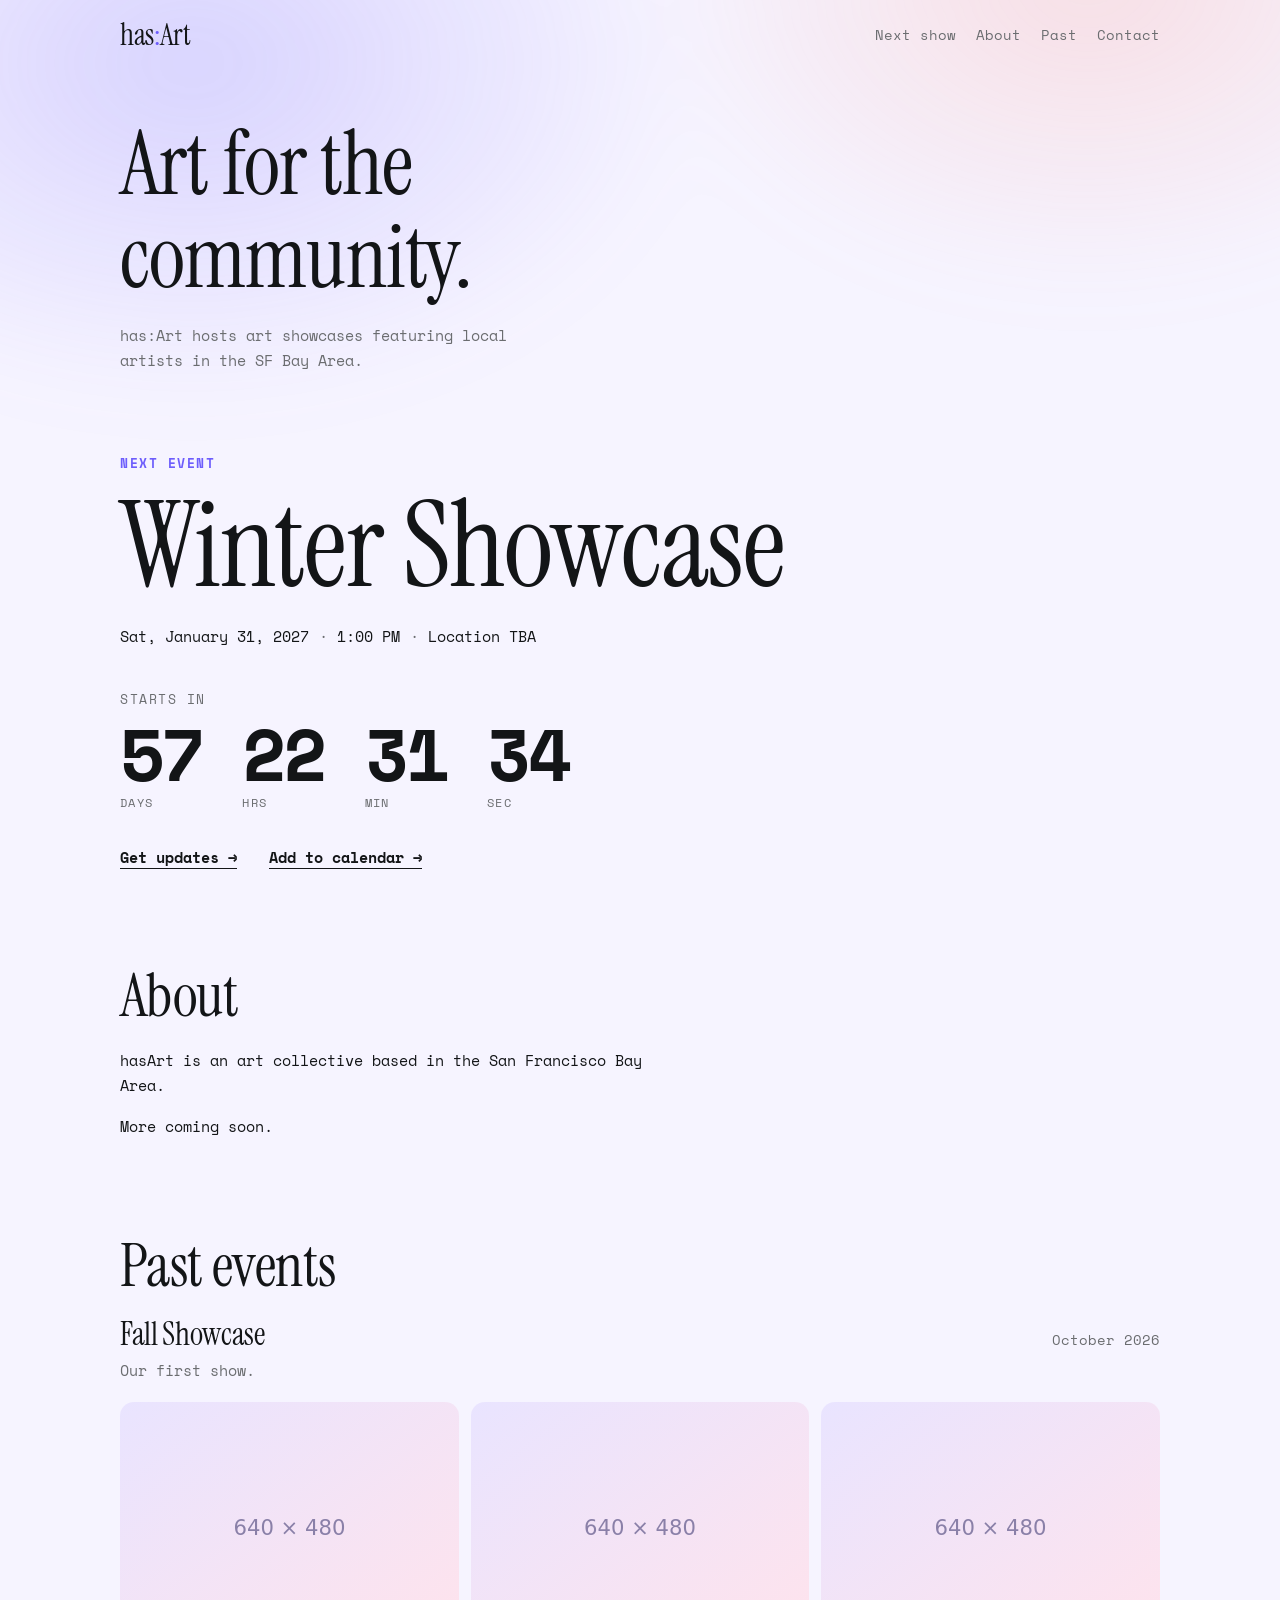
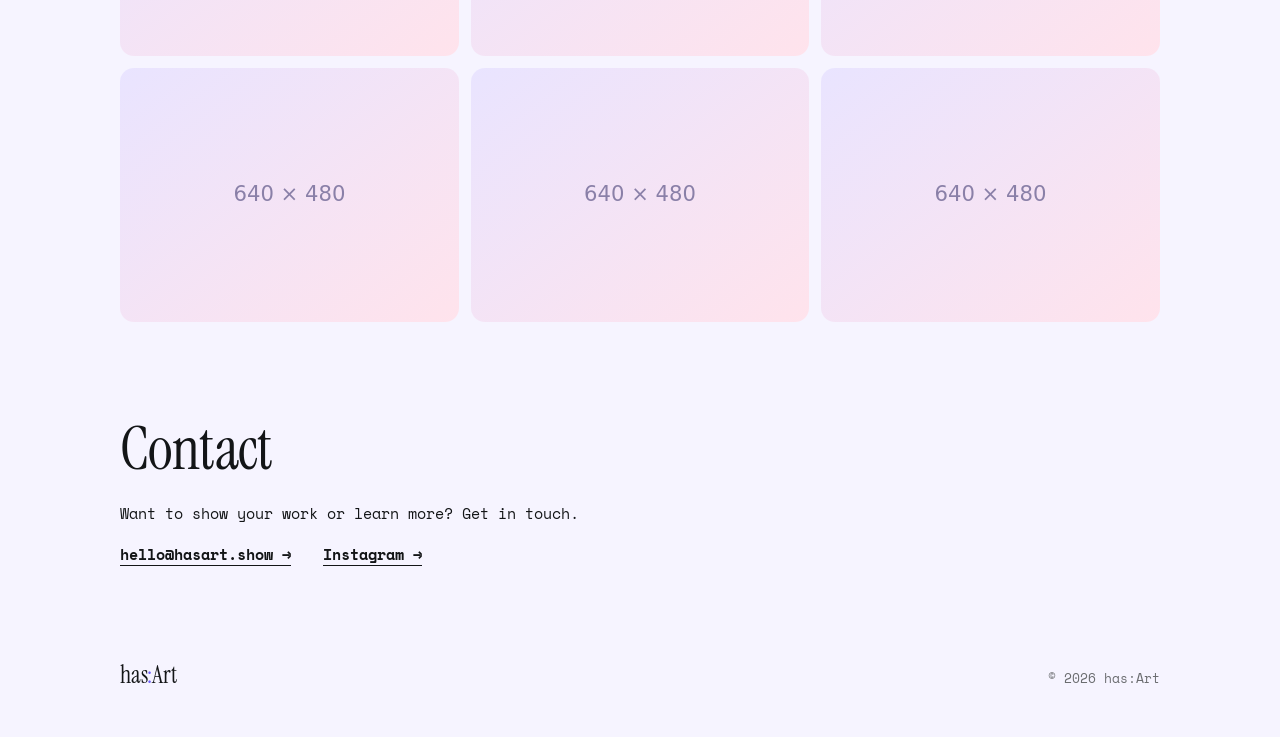
<file: index.html>
<!DOCTYPE html>
<html lang="en">
<head>
  <meta charset="utf-8">
  <meta name="viewport" content="width=device-width, initial-scale=1">
  <title>has:Art — art showcases for local artists</title>
  <meta name="description" content="has:Art hosts community-focused art showcases featuring local artists. Next up: January 31, 2027 at 1pm.">
  <meta name="theme-color" content="#f6f4ff">
  <meta property="og:title" content="has:Art">
  <meta property="og:description" content="Next showcase: Saturday, January 31, 2027 · 1:00 PM">
  <meta property="og:url" content="https://hasart.show/">
  <meta property="og:type" content="website">
  <link rel="canonical" href="https://hasart.show/">
  <link rel="icon" href="images/favicon.svg" type="image/svg+xml">
  <link rel="preconnect" href="https://fonts.googleapis.com">
  <link rel="preconnect" href="https://fonts.gstatic.com" crossorigin>
  <link rel="stylesheet" href="https://fonts.googleapis.com/css2?family=Instrument+Serif:ital@0;1&amp;family=Space+Mono:ital,wght@0,400;0,700;1,400&amp;display=swap">
  <link rel="stylesheet" href="css/styles.css">
  <script async src="https://www.googletagmanager.com/gtm.js?id=GTM-N5K7W337"></script>
  <script>
    window.dataLayer = window.dataLayer || [];
    function gtag(){dataLayer.push(arguments);}
    gtag('js', new Date());
  </script>
</head>
<body>
  <div class="bg-glow" aria-hidden="true"></div>

  <header class="site-header">
    <a class="logo" href="#top" aria-label="has:Art home">has<span class="logo-colon">:</span>Art</a>
    <nav class="site-nav" aria-label="Main">
      <a href="#next">Next show</a>
      <a href="#about">About</a>
      <a href="#past-events">Past</a>
      <a href="#contact">Contact</a>
    </nav>
  </header>

  <main id="top">
    <!-- Intro -->
    <section class="intro">
      <h1>Art for the community.</h1>
      <p class="lede">has:Art hosts art showcases featuring local artists in the SF Bay Area.</p>
    </section>

    <!-- Featured: next event -->
    <section id="next" class="featured" aria-labelledby="next-title">
      <p class="eyebrow">Next event</p>
      <h2 id="next-title" class="featured-title">Winter Showcase</h2>
      <p class="featured-meta">
        <span>Sat, January 31, 2027</span>
        <span class="dot" aria-hidden="true">·</span>
        <span>1:00 PM</span>
        <span class="dot" aria-hidden="true">·</span>
        <span>Location TBA</span>
      </p>

      <!-- Countdown target is set by data-target (ISO 8601). Add an offset, e.g. -05:00, to pin a time zone. -->
      <p class="countdown-status" id="countdown-status">Starts in</p>
      <div class="countdown" id="countdown" data-target="2027-01-31T13:00:00-08:00" role="timer" aria-live="off">
        <div class="unit"><span class="num" data-unit="days">--</span><span class="lbl">days</span></div>
        <div class="unit"><span class="num" data-unit="hours">--</span><span class="lbl">hrs</span></div>
        <div class="unit"><span class="num" data-unit="minutes">--</span><span class="lbl">min</span></div>
        <div class="unit"><span class="num" data-unit="seconds">--</span><span class="lbl">sec</span></div>
      </div>

      <p class="actions">
        <a class="link-arrow" href="#contact">Get updates &rarr;</a>
        <a class="link-arrow" href="https://calendar.google.com/calendar/render?action=TEMPLATE&amp;text=has%3AArt%20Winter%20Showcase&amp;dates=20270131T130000/20270131T170000" target="_blank" rel="noopener">Add to calendar &rarr;</a>
      </p>
    </section>

    <!-- About -->
    <section id="about" class="section" aria-labelledby="about-title">
      <h2 id="about-title">About</h2>
      <div class="prose">
        <p>hasArt is an art collective based in the San Francisco Bay Area.</p>
        <p>More coming soon.</p>
      </div>
    </section>

    <!-- Past events -->
    <section id="past-events" class="section" aria-labelledby="past-title">
      <h2 id="past-title">Past events</h2>

      <!--
        Gallery template
        ----------------
        Copy an <article class="past-event"> block for each event, newest first.
        For each photo, export two widths (e.g. 640px and 1280px) into images/gallery/
        and list both in srcset, smallest first. The browser picks the right size using
        `sizes`, which matches the grid: 1 column on phones, 2 on tablets, 3 on desktop.

        <figure class="gallery-item">
          <img src="images/gallery/EVENT-PHOTO-640.jpg"
               srcset="images/gallery/EVENT-PHOTO-640.jpg 640w,
                       images/gallery/EVENT-PHOTO-1280.jpg 1280w"
               sizes="(max-width: 560px) 100vw, (max-width: 900px) 50vw, 360px"
               width="640" height="480" loading="lazy" alt="Short description of the photo">
        </figure>
      -->

      <article class="past-event">
        <header class="past-event-header">
          <h3>Fall Showcase</h3>
          <p>October 2026</p>
        </header>
        <p class="past-event-desc">Our first show.</p>
        <div class="gallery">
          <figure class="gallery-item"><img src="images/gallery/placeholder-640.svg" srcset="images/gallery/placeholder-640.svg 640w, images/gallery/placeholder-1280.svg 1280w" sizes="(max-width: 560px) 100vw, (max-width: 900px) 50vw, 360px" width="640" height="480" loading="lazy" alt="Photo placeholder"></figure>
          <figure class="gallery-item"><img src="images/gallery/placeholder-640.svg" srcset="images/gallery/placeholder-640.svg 640w, images/gallery/placeholder-1280.svg 1280w" sizes="(max-width: 560px) 100vw, (max-width: 900px) 50vw, 360px" width="640" height="480" loading="lazy" alt="Photo placeholder"></figure>
          <figure class="gallery-item"><img src="images/gallery/placeholder-640.svg" srcset="images/gallery/placeholder-640.svg 640w, images/gallery/placeholder-1280.svg 1280w" sizes="(max-width: 560px) 100vw, (max-width: 900px) 50vw, 360px" width="640" height="480" loading="lazy" alt="Photo placeholder"></figure>
          <figure class="gallery-item"><img src="images/gallery/placeholder-640.svg" srcset="images/gallery/placeholder-640.svg 640w, images/gallery/placeholder-1280.svg 1280w" sizes="(max-width: 560px) 100vw, (max-width: 900px) 50vw, 360px" width="640" height="480" loading="lazy" alt="Photo placeholder"></figure>
          <figure class="gallery-item"><img src="images/gallery/placeholder-640.svg" srcset="images/gallery/placeholder-640.svg 640w, images/gallery/placeholder-1280.svg 1280w" sizes="(max-width: 560px) 100vw, (max-width: 900px) 50vw, 360px" width="640" height="480" loading="lazy" alt="Photo placeholder"></figure>
          <figure class="gallery-item"><img src="images/gallery/placeholder-640.svg" srcset="images/gallery/placeholder-640.svg 640w, images/gallery/placeholder-1280.svg 1280w" sizes="(max-width: 560px) 100vw, (max-width: 900px) 50vw, 360px" width="640" height="480" loading="lazy" alt="Photo placeholder"></figure>
        </div>
      </article>
    </section>

    <!-- Contact -->
    <section id="contact" class="section" aria-labelledby="contact-title">
      <h2 id="contact-title">Contact</h2>
      <div class="prose">
        <p>Want to show your work or learn more? Get in touch.</p>
        <p class="actions">
          <a class="link-arrow" href="mailto:hello@hasart.show">hello@hasart.show &rarr;</a>
          <a class="link-arrow" href="https://instagram.com/hasart.show" target="_blank" rel="noopener">Instagram &rarr;</a>
        </p>
      </div>
    </section>
  </main>

  <footer class="site-footer">
    <span class="logo logo-small">has<span class="logo-colon">:</span>Art</span>
    <p>&copy; <span id="year">2026</span> has:Art</p>
  </footer>

  <dialog class="lightbox" id="lightbox" aria-label="Photo viewer">
    <button class="lightbox-close" type="button" aria-label="Close">&times;</button>
    <img alt="">
  </dialog>

  <script src="js/main.js" defer></script>
</body>
</html>
</file>
<file: css/styles.css>
:root {
  --bg: #f6f4ff;
  --text: #131517;
  --muted: #6b6d70;
  --accent: #6d5dfc;
  --max: 1080px;
  --serif: "Instrument Serif", Georgia, "Times New Roman", serif;
  --mono: "Space Mono", ui-monospace, SFMono-Regular, Menlo, Consolas, monospace;
}

@media (prefers-color-scheme: dark) {
  :root {
    --bg: #131517;
    --text: #f2f2f3;
    --muted: #9a9ca0;
    --accent: #a99dff;
  }
}

*,
*::before,
*::after {
  box-sizing: border-box;
}

html {
  scroll-behavior: smooth;
  -webkit-text-size-adjust: 100%;
}

body {
  margin: 0;
  font-family: var(--mono);
  font-size: 15px;
  line-height: 1.65;
  color: var(--text);
  background: var(--bg);
  -webkit-font-smoothing: antialiased;
  min-height: 100vh;
  overflow-x: hidden;
}

img {
  max-width: 100%;
  height: auto;
  display: block;
}

a {
  color: inherit;
}

h1,
h2,
h3 {
  font-family: var(--serif);
  font-weight: 400;
  line-height: 1.05;
  letter-spacing: -0.01em;
  margin: 0;
}

em {
  font-style: italic;
}

/* Soft colour wash behind the page */
.bg-glow {
  position: fixed;
  inset: -20vh -20vw auto;
  height: 90vh;
  background:
    radial-gradient(40% 60% at 25% 30%, rgba(109, 93, 252, 0.22), transparent 70%),
    radial-gradient(35% 55% at 75% 20%, rgba(255, 138, 122, 0.2), transparent 70%);
  filter: blur(40px);
  pointer-events: none;
  z-index: -1;
}

/* Header */
.site-header {
  position: relative;
  z-index: 10;
  display: flex;
  align-items: center;
  justify-content: space-between;
  gap: 1rem;
  padding: 1.25rem max(1.25rem, calc((100% - var(--max)) / 2 + 1.25rem));
}

.logo {
  font-family: var(--serif);
  font-size: 1.9rem;
  line-height: 1;
  text-decoration: none;
  letter-spacing: -0.01em;
}

.logo-colon {
  color: var(--accent);
}

.site-nav {
  display: flex;
  gap: 1.25rem;
}

.site-nav a {
  text-decoration: none;
  color: var(--muted);
  font-size: 0.85rem;
  transition: color 0.15s;
}

.site-nav a:hover,
.site-nav a:focus-visible {
  color: var(--text);
  text-decoration: underline;
  text-underline-offset: 4px;
}

main {
  max-width: var(--max);
  margin: 0 auto;
  padding: 3rem 1.25rem 4rem;
}

/* Intro */
.intro h1 {
  font-size: clamp(2.75rem, 8vw, 5.5rem);
  max-width: 14ch;
}

.lede {
  margin: 1.25rem 0 0;
  max-width: 48ch;
  color: var(--muted);
}

/* Featured next event */
.featured {
  margin-top: 5rem;
  scroll-margin-top: 1.5rem;
}

.eyebrow {
  margin: 0 0 0.5rem;
  font-size: 0.8rem;
  font-weight: 700;
  text-transform: uppercase;
  letter-spacing: 0.12em;
  color: var(--accent);
}

.featured-title {
  font-size: clamp(3.25rem, 11vw, 7.5rem);
}

.featured-title em {
  color: var(--accent);
}

.featured-meta {
  margin: 1rem 0 2.5rem;
  display: flex;
  flex-wrap: wrap;
  gap: 0.25rem 0.6rem;
}

.dot {
  color: var(--muted);
}

.countdown-status {
  margin: 0 0 0.25rem;
  font-size: 0.8rem;
  color: var(--muted);
  text-transform: uppercase;
  letter-spacing: 0.12em;
}

.countdown {
  display: flex;
  flex-wrap: wrap;
  gap: 0.5rem 2.5rem;
}

.unit {
  display: flex;
  flex-direction: column;
}

.num {
  font-size: clamp(2.5rem, 8vw, 4.5rem);
  font-weight: 700;
  line-height: 1.1;
  font-variant-numeric: tabular-nums;
  letter-spacing: -0.04em;
}

.lbl {
  font-size: 0.75rem;
  color: var(--muted);
  text-transform: uppercase;
  letter-spacing: 0.12em;
}

.actions {
  display: flex;
  flex-wrap: wrap;
  gap: 0.5rem 2rem;
  margin: 2rem 0 0;
}

.link-arrow {
  font-weight: 700;
  text-decoration: underline;
  text-decoration-thickness: 1px;
  text-underline-offset: 5px;
  transition: color 0.15s;
}

.link-arrow:hover,
.link-arrow:focus-visible {
  color: var(--accent);
}

/* Sections */
.section {
  margin-top: 6rem;
  scroll-margin-top: 1.5rem;
}

.section > h2 {
  font-size: clamp(2.5rem, 6vw, 3.75rem);
  margin-bottom: 1.25rem;
}

.prose p {
  margin: 0 0 1rem;
  max-width: 60ch;
}

.prose p:last-child {
  margin-bottom: 0;
}

/* Past events + gallery */
.past-event + .past-event {
  margin-top: 3.5rem;
}

.past-event-header {
  display: flex;
  align-items: baseline;
  justify-content: space-between;
  gap: 0.25rem 1rem;
  flex-wrap: wrap;
}

.past-event-header h3 {
  font-size: 2rem;
}

.past-event-header p {
  margin: 0;
  font-size: 0.85rem;
  color: var(--muted);
}

.past-event-desc {
  margin: 0.4rem 0 1.25rem;
  color: var(--muted);
}

.gallery {
  display: grid;
  grid-template-columns: repeat(3, minmax(0, 1fr));
  gap: 0.75rem;
}

.gallery-item {
  margin: 0;
  border-radius: 14px;
  overflow: hidden;
}

.gallery-item img {
  width: 100%;
  aspect-ratio: 4 / 3;
  object-fit: cover;
  cursor: zoom-in;
  transition: transform 0.3s ease;
}

.gallery-item img:hover,
.gallery-item img:focus-visible {
  transform: scale(1.03);
}

.gallery-item img:focus-visible {
  outline: 3px solid var(--accent);
  outline-offset: -3px;
}

/* Lightbox */
.lightbox {
  border: 0;
  padding: 0;
  background: transparent;
  max-width: min(92vw, 1280px);
  max-height: 90vh;
}

.lightbox::backdrop {
  background: rgba(10, 10, 14, 0.8);
  -webkit-backdrop-filter: blur(4px);
  backdrop-filter: blur(4px);
}

.lightbox img {
  max-height: 90vh;
  width: auto;
  border-radius: 14px;
}

.lightbox-close {
  position: absolute;
  top: 0.5rem;
  right: 0.5rem;
  width: 2.25rem;
  height: 2.25rem;
  border: 0;
  border-radius: 50%;
  background: rgba(0, 0, 0, 0.55);
  color: #fff;
  font-family: var(--mono);
  font-size: 1.4rem;
  line-height: 1;
  cursor: pointer;
}

/* Footer */
.site-footer {
  max-width: var(--max);
  margin: 0 auto;
  padding: 2rem 1.25rem 3rem;
  display: flex;
  align-items: baseline;
  justify-content: space-between;
  gap: 1rem;
  color: var(--muted);
  font-size: 0.8rem;
}

.site-footer p {
  margin: 0;
}

.logo-small {
  font-size: 1.5rem;
  color: var(--text);
}

/* Tablet */
@media (max-width: 900px) {
  .gallery {
    grid-template-columns: repeat(2, minmax(0, 1fr));
  }
}

/* Phone */
@media (max-width: 560px) {
  body {
    font-size: 14px;
  }

  main {
    padding-top: 2rem;
  }

  .logo {
    font-size: 1.6rem;
  }

  .site-nav {
    gap: 0.75rem;
  }

  .site-nav a {
    font-size: 0.75rem;
  }

  .featured {
    margin-top: 3.5rem;
  }

  .countdown {
    display: grid;
    grid-template-columns: repeat(4, auto);
    justify-content: space-between;
    gap: 0.5rem;
  }

  .section {
    margin-top: 4.5rem;
  }

  .gallery {
    grid-template-columns: 1fr;
  }
}

@media (max-width: 360px) {
  .site-nav {
    gap: 0.5rem;
  }

  .site-nav a {
    font-size: 0.7rem;
  }
}

@media (prefers-reduced-motion: reduce) {
  html {
    scroll-behavior: auto;
  }

  * {
    transition: none !important;
  }
}
</file>
